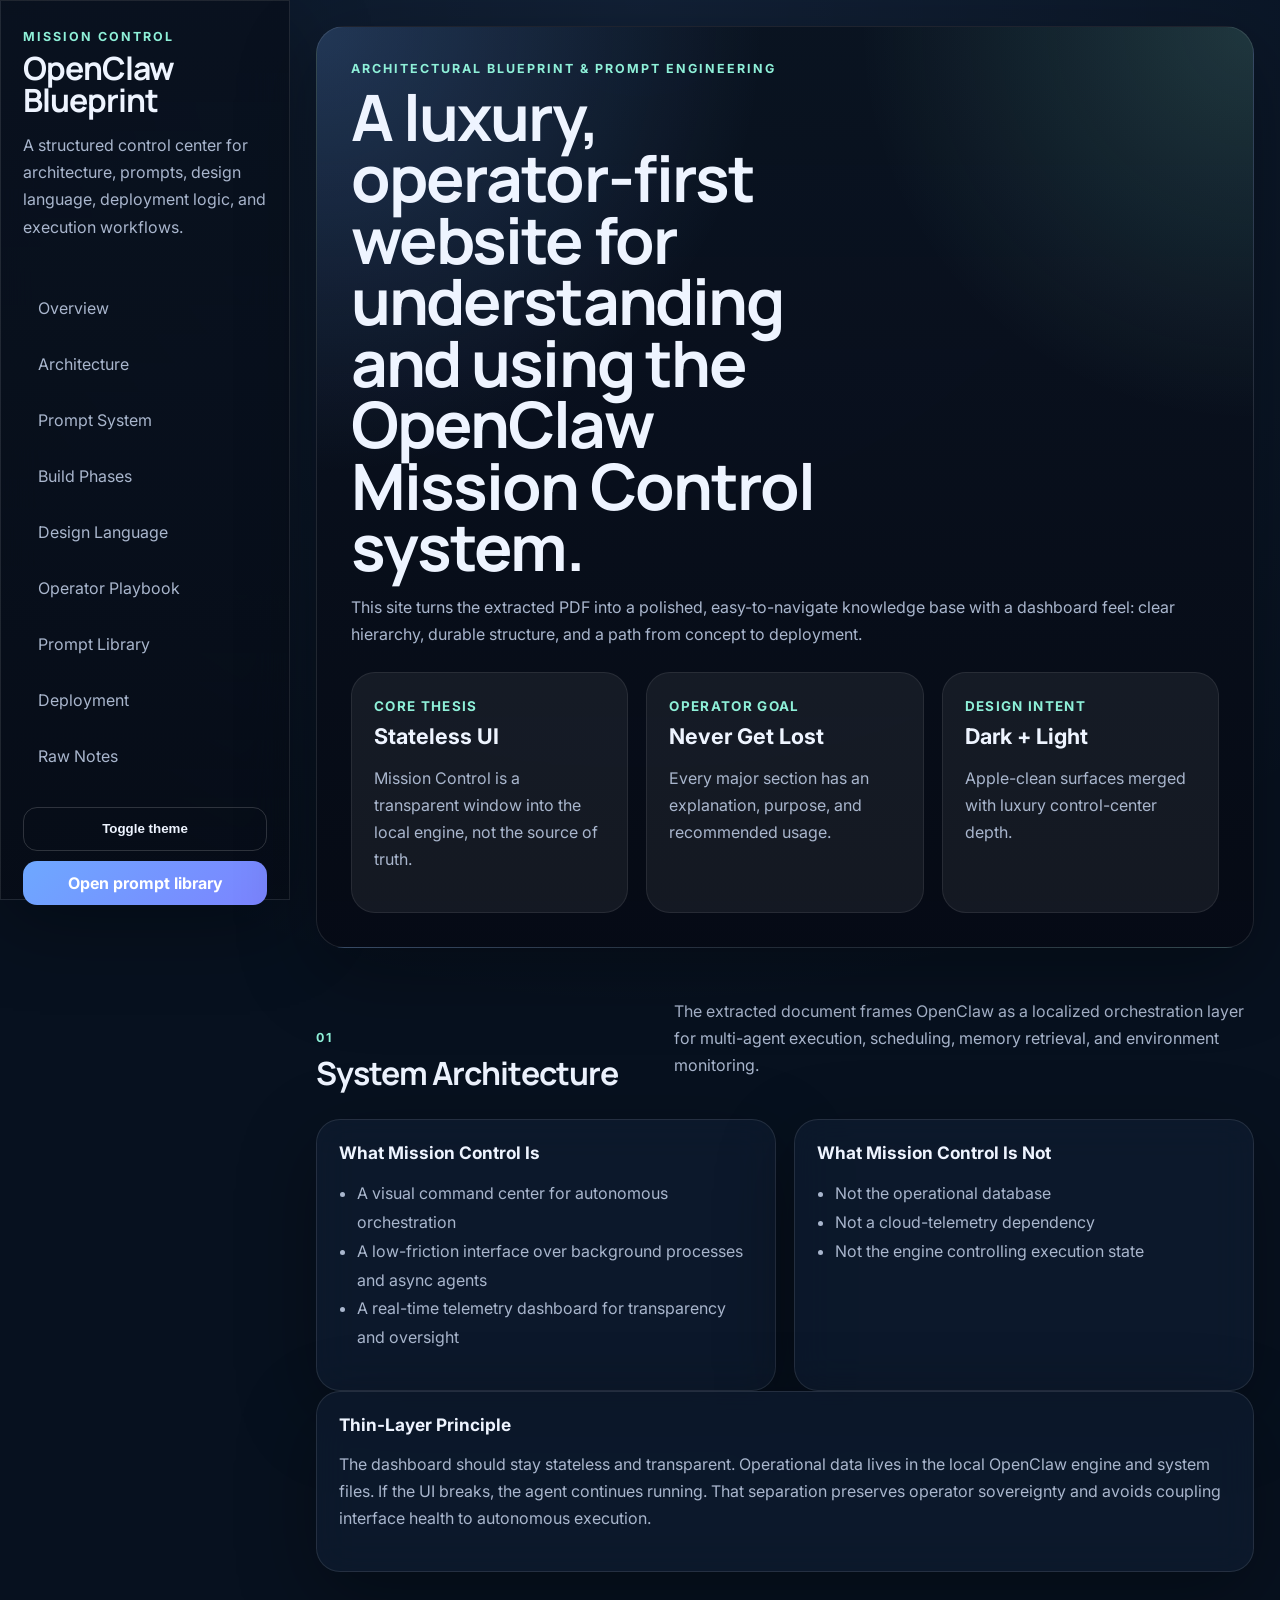
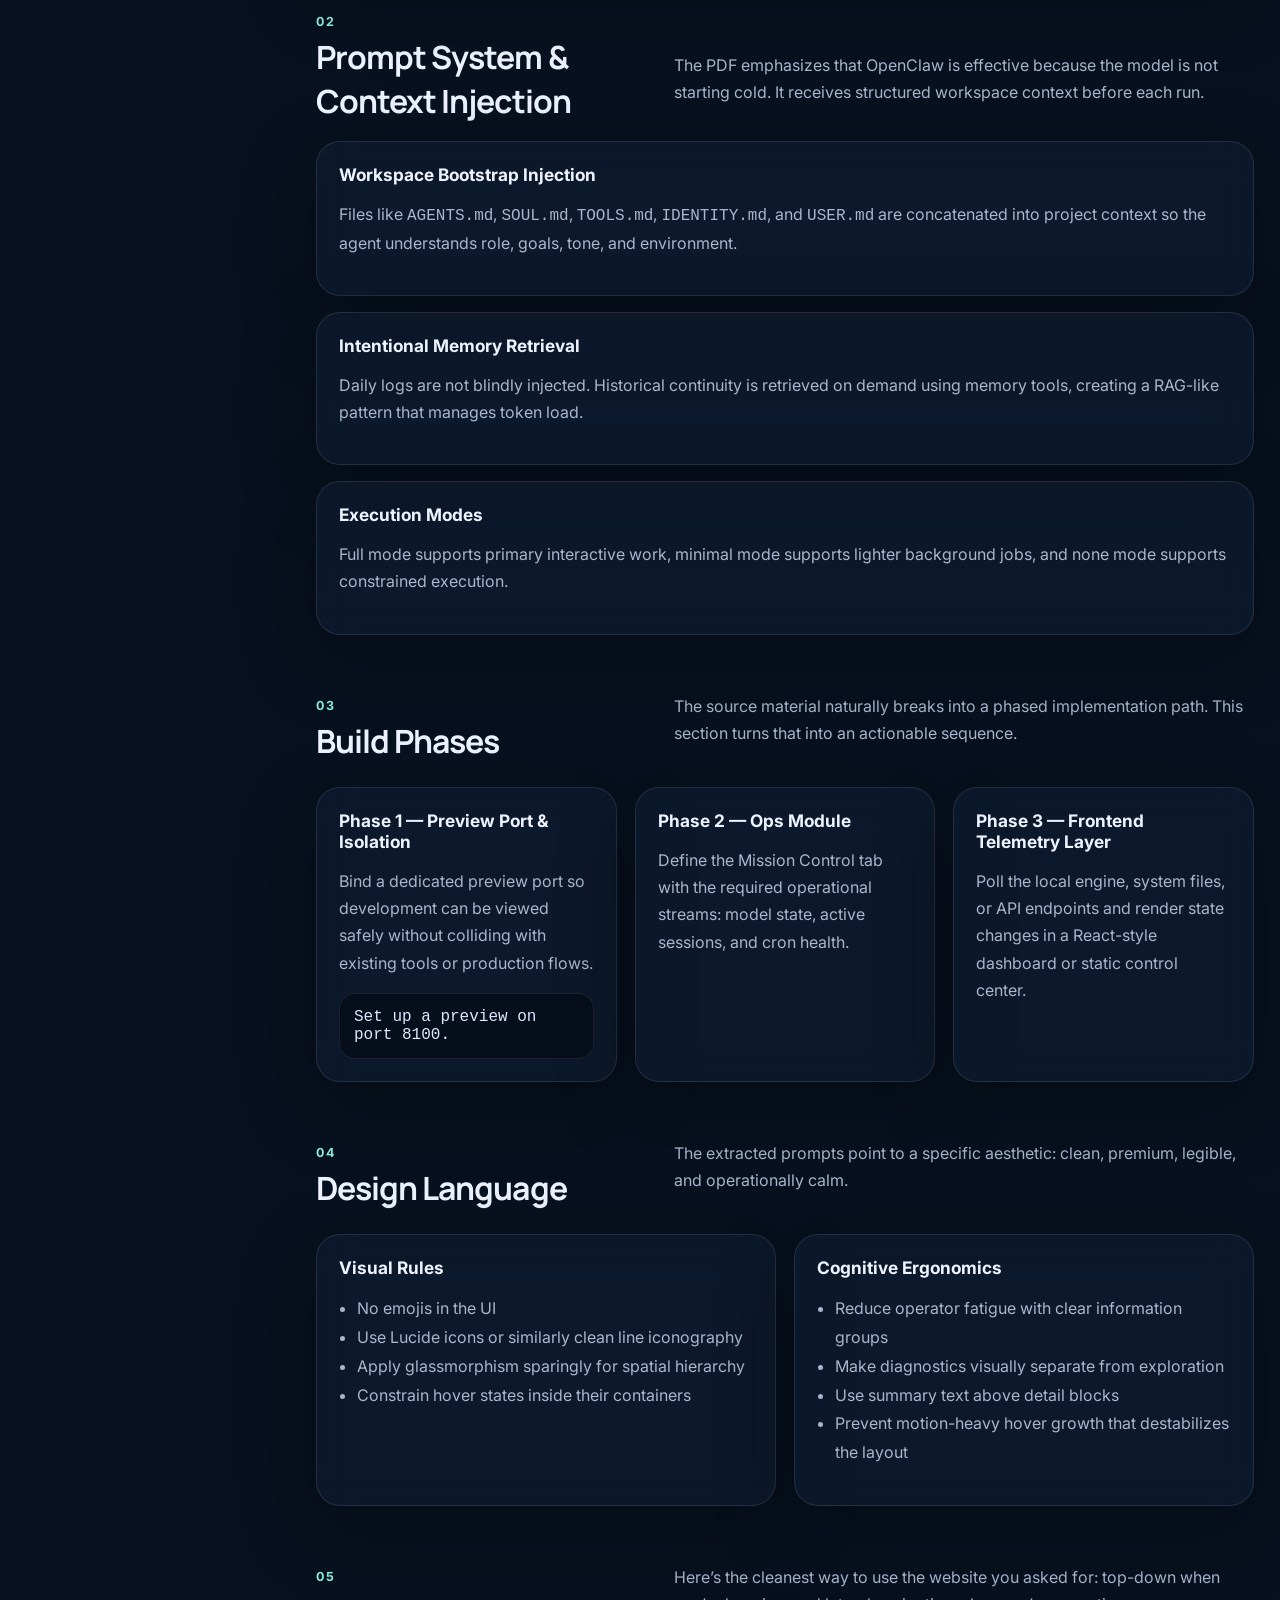
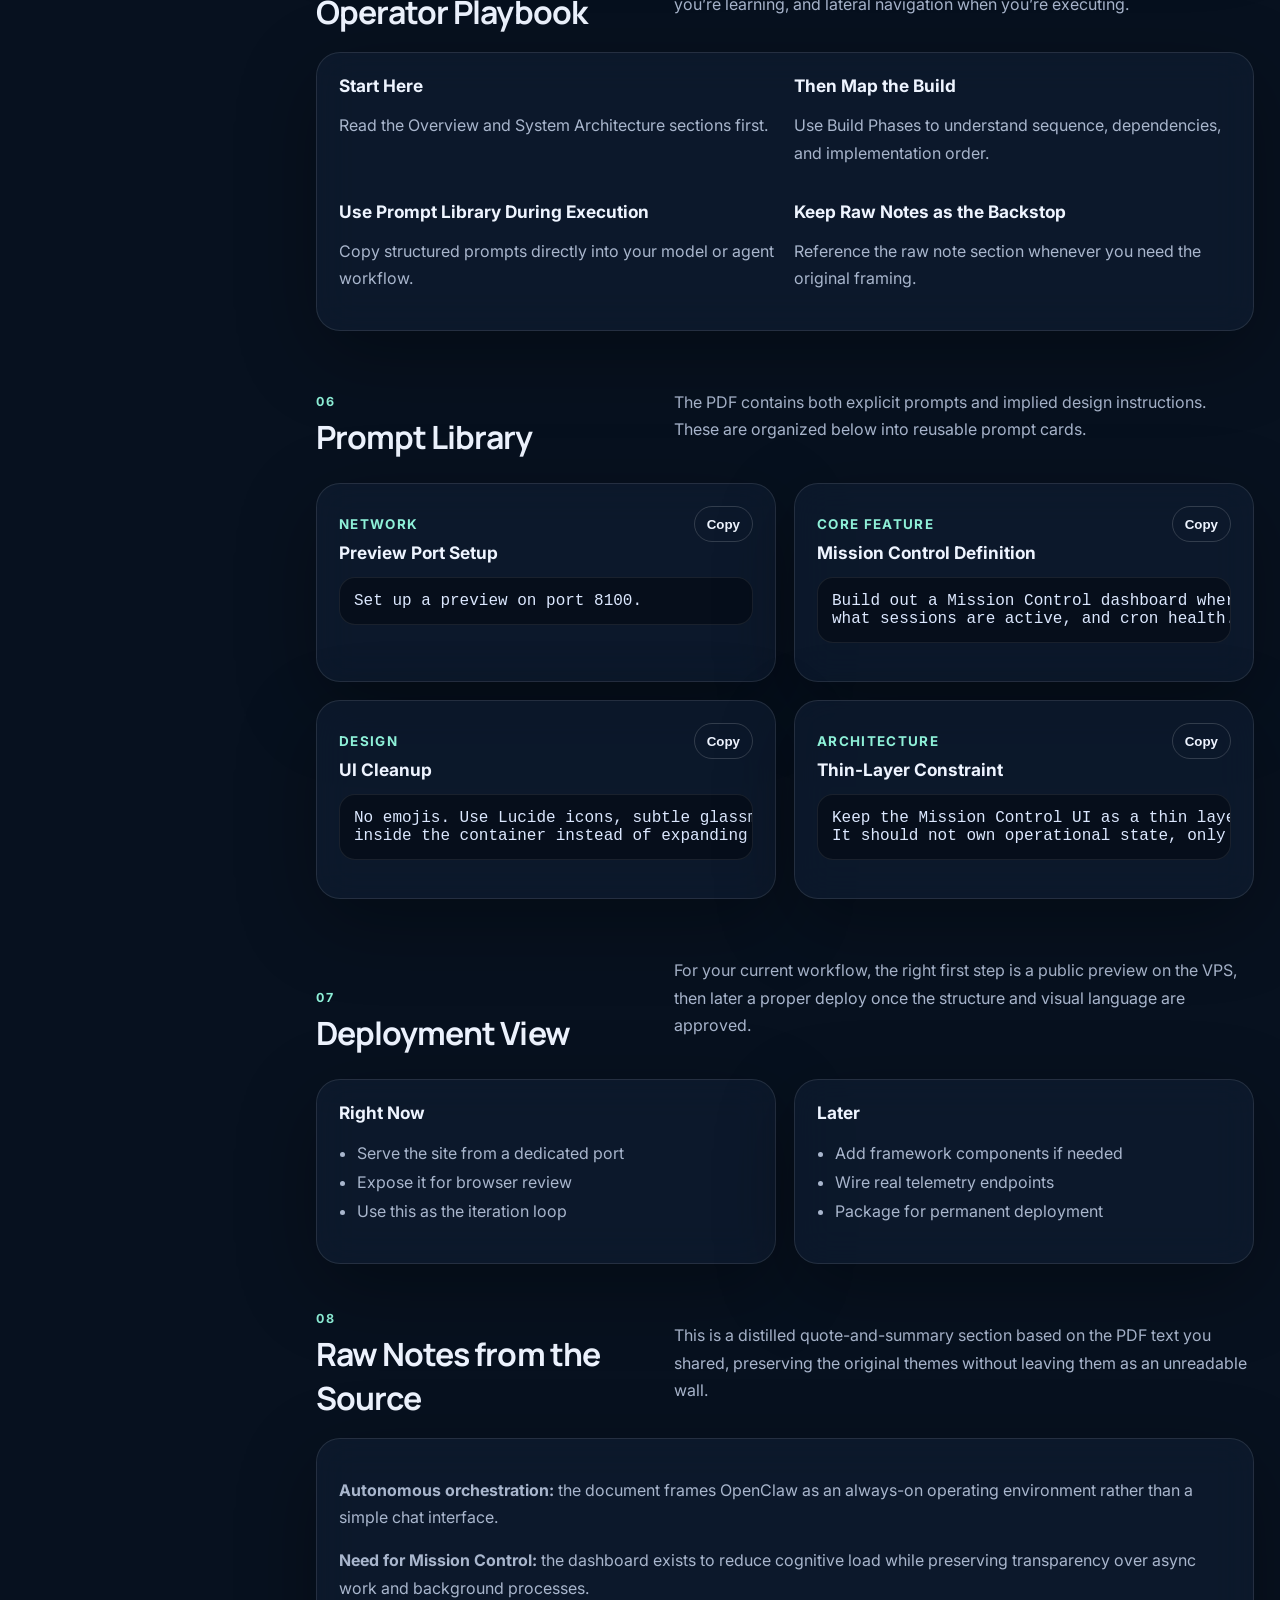
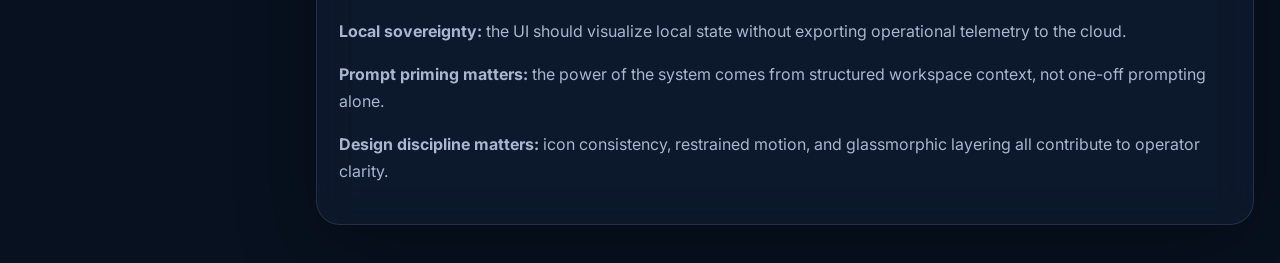
<file: agents/provisioning-architect/projects/mission-control-site/index.html>
<!doctype html>
<html lang="en" data-theme="dark">
  <head>
    <meta charset="UTF-8" />
    <meta name="viewport" content="width=device-width, initial-scale=1.0" />
    <title>OpenClaw Mission Control Blueprint</title>
    <meta
      name="description"
      content="A luxury dark/light knowledge-base and mission control website built from extracted research on OpenClaw Mission Control architecture and prompt engineering."
    />
    <link rel="preconnect" href="https://fonts.googleapis.com" />
    <link rel="preconnect" href="https://fonts.gstatic.com" crossorigin />
    <link
      href="https://fonts.googleapis.com/css2?family=Inter:wght@400;500;600;700;800&family=Manrope:wght@500;700;800&display=swap"
      rel="stylesheet"
    />
    <link rel="stylesheet" href="./styles.css" />
  </head>
  <body>
    <div class="app-shell">
      <aside class="sidebar glass">
        <div>
          <div class="eyebrow">Mission Control</div>
          <h1>OpenClaw Blueprint</h1>
          <p class="sidebar-copy">
            A structured control center for architecture, prompts, design language,
            deployment logic, and execution workflows.
          </p>
        </div>

        <nav class="nav" aria-label="Primary">
          <a href="#overview">Overview</a>
          <a href="#architecture">Architecture</a>
          <a href="#prompt-system">Prompt System</a>
          <a href="#build-phases">Build Phases</a>
          <a href="#design-language">Design Language</a>
          <a href="#operator-playbook">Operator Playbook</a>
          <a href="#prompt-library">Prompt Library</a>
          <a href="#deployment">Deployment</a>
          <a href="#raw-notes">Raw Notes</a>
        </nav>

        <div class="sidebar-actions">
          <button id="themeToggle" class="button secondary" type="button">Toggle theme</button>
          <a class="button" href="#prompt-library">Open prompt library</a>
        </div>
      </aside>

      <main class="content">
        <header class="hero glass" id="overview">
          <div>
            <div class="eyebrow">Architectural Blueprint & Prompt Engineering</div>
            <h2>
              A luxury, operator-first website for understanding and using the
              OpenClaw Mission Control system.
            </h2>
            <p class="lead">
              This site turns the extracted PDF into a polished, easy-to-navigate
              knowledge base with a dashboard feel: clear hierarchy, durable structure,
              and a path from concept to deployment.
            </p>
          </div>
          <div class="hero-grid">
            <article class="metric-card">
              <span>Core Thesis</span>
              <strong>Stateless UI</strong>
              <p>Mission Control is a transparent window into the local engine, not the source of truth.</p>
            </article>
            <article class="metric-card">
              <span>Operator Goal</span>
              <strong>Never Get Lost</strong>
              <p>Every major section has an explanation, purpose, and recommended usage.</p>
            </article>
            <article class="metric-card">
              <span>Design Intent</span>
              <strong>Dark + Light</strong>
              <p>Apple-clean surfaces merged with luxury control-center depth.</p>
            </article>
          </div>
        </header>

        <section class="section" id="architecture">
          <div class="section-heading">
            <div>
              <div class="eyebrow">01</div>
              <h3>System Architecture</h3>
            </div>
            <p>
              The extracted document frames OpenClaw as a localized orchestration layer
              for multi-agent execution, scheduling, memory retrieval, and environment
              monitoring.
            </p>
          </div>
          <div class="card-grid two-up">
            <article class="card glass">
              <h4>What Mission Control Is</h4>
              <ul>
                <li>A visual command center for autonomous orchestration</li>
                <li>A low-friction interface over background processes and async agents</li>
                <li>A real-time telemetry dashboard for transparency and oversight</li>
              </ul>
            </article>
            <article class="card glass">
              <h4>What Mission Control Is Not</h4>
              <ul>
                <li>Not the operational database</li>
                <li>Not a cloud-telemetry dependency</li>
                <li>Not the engine controlling execution state</li>
              </ul>
            </article>
          </div>
          <article class="spotlight glass">
            <h4>Thin-Layer Principle</h4>
            <p>
              The dashboard should stay stateless and transparent. Operational data lives
              in the local OpenClaw engine and system files. If the UI breaks, the agent
              continues running. That separation preserves operator sovereignty and avoids
              coupling interface health to autonomous execution.
            </p>
          </article>
        </section>

        <section class="section" id="prompt-system">
          <div class="section-heading">
            <div>
              <div class="eyebrow">02</div>
              <h3>Prompt System & Context Injection</h3>
            </div>
            <p>
              The PDF emphasizes that OpenClaw is effective because the model is not
              starting cold. It receives structured workspace context before each run.
            </p>
          </div>
          <div class="timeline">
            <article class="timeline-item glass">
              <h4>Workspace Bootstrap Injection</h4>
              <p>
                Files like <code>AGENTS.md</code>, <code>SOUL.md</code>, <code>TOOLS.md</code>,
                <code>IDENTITY.md</code>, and <code>USER.md</code> are concatenated into project
                context so the agent understands role, goals, tone, and environment.
              </p>
            </article>
            <article class="timeline-item glass">
              <h4>Intentional Memory Retrieval</h4>
              <p>
                Daily logs are not blindly injected. Historical continuity is retrieved on
                demand using memory tools, creating a RAG-like pattern that manages token load.
              </p>
            </article>
            <article class="timeline-item glass">
              <h4>Execution Modes</h4>
              <p>
                Full mode supports primary interactive work, minimal mode supports lighter
                background jobs, and none mode supports constrained execution.
              </p>
            </article>
          </div>
        </section>

        <section class="section" id="build-phases">
          <div class="section-heading">
            <div>
              <div class="eyebrow">03</div>
              <h3>Build Phases</h3>
            </div>
            <p>
              The source material naturally breaks into a phased implementation path.
              This section turns that into an actionable sequence.
            </p>
          </div>
          <div class="card-grid three-up">
            <article class="card glass">
              <h4>Phase 1 — Preview Port & Isolation</h4>
              <p>
                Bind a dedicated preview port so development can be viewed safely without
                colliding with existing tools or production flows.
              </p>
              <code class="inline-code">Set up a preview on port 8100.</code>
            </article>
            <article class="card glass">
              <h4>Phase 2 — Ops Module</h4>
              <p>
                Define the Mission Control tab with the required operational streams:
                model state, active sessions, and cron health.
              </p>
            </article>
            <article class="card glass">
              <h4>Phase 3 — Frontend Telemetry Layer</h4>
              <p>
                Poll the local engine, system files, or API endpoints and render state
                changes in a React-style dashboard or static control center.
              </p>
            </article>
          </div>
        </section>

        <section class="section" id="design-language">
          <div class="section-heading">
            <div>
              <div class="eyebrow">04</div>
              <h3>Design Language</h3>
            </div>
            <p>
              The extracted prompts point to a specific aesthetic: clean, premium, legible,
              and operationally calm.
            </p>
          </div>
          <div class="card-grid two-up">
            <article class="card glass">
              <h4>Visual Rules</h4>
              <ul>
                <li>No emojis in the UI</li>
                <li>Use Lucide icons or similarly clean line iconography</li>
                <li>Apply glassmorphism sparingly for spatial hierarchy</li>
                <li>Constrain hover states inside their containers</li>
              </ul>
            </article>
            <article class="card glass">
              <h4>Cognitive Ergonomics</h4>
              <ul>
                <li>Reduce operator fatigue with clear information groups</li>
                <li>Make diagnostics visually separate from exploration</li>
                <li>Use summary text above detail blocks</li>
                <li>Prevent motion-heavy hover growth that destabilizes the layout</li>
              </ul>
            </article>
          </div>
        </section>

        <section class="section" id="operator-playbook">
          <div class="section-heading">
            <div>
              <div class="eyebrow">05</div>
              <h3>Operator Playbook</h3>
            </div>
            <p>
              Here’s the cleanest way to use the website you asked for: top-down when you’re
              learning, and lateral navigation when you’re executing.
            </p>
          </div>
          <div class="playbook glass">
            <div>
              <h4>Start Here</h4>
              <p>Read the Overview and System Architecture sections first.</p>
            </div>
            <div>
              <h4>Then Map the Build</h4>
              <p>Use Build Phases to understand sequence, dependencies, and implementation order.</p>
            </div>
            <div>
              <h4>Use Prompt Library During Execution</h4>
              <p>Copy structured prompts directly into your model or agent workflow.</p>
            </div>
            <div>
              <h4>Keep Raw Notes as the Backstop</h4>
              <p>Reference the raw note section whenever you need the original framing.</p>
            </div>
          </div>
        </section>

        <section class="section" id="prompt-library">
          <div class="section-heading">
            <div>
              <div class="eyebrow">06</div>
              <h3>Prompt Library</h3>
            </div>
            <p>
              The PDF contains both explicit prompts and implied design instructions. These
              are organized below into reusable prompt cards.
            </p>
          </div>
          <div class="prompt-grid">
            <article class="prompt-card glass">
              <div class="prompt-meta"><span>Network</span><button class="copy-btn" data-copy="Set up a preview on port 8100.">Copy</button></div>
              <h4>Preview Port Setup</h4>
              <pre>Set up a preview on port 8100.</pre>
            </article>
            <article class="prompt-card glass">
              <div class="prompt-meta"><span>Core Feature</span><button class="copy-btn" data-copy="Build out a Mission Control dashboard where I can see what model we’re using, what sessions are active, and cron health. Keep it clean, premium, and easy to scan.">Copy</button></div>
              <h4>Mission Control Definition</h4>
              <pre>Build out a Mission Control dashboard where I can see what model we’re using,
what sessions are active, and cron health. Keep it clean, premium, and easy to scan.</pre>
            </article>
            <article class="prompt-card glass">
              <div class="prompt-meta"><span>Design</span><button class="copy-btn" data-copy="No emojis. Use Lucide icons, subtle glassmorphic effects, and keep hover outlines inside the container instead of expanding beyond it.">Copy</button></div>
              <h4>UI Cleanup</h4>
              <pre>No emojis. Use Lucide icons, subtle glassmorphic effects, and keep hover outlines
inside the container instead of expanding beyond it.</pre>
            </article>
            <article class="prompt-card glass">
              <div class="prompt-meta"><span>Architecture</span><button class="copy-btn" data-copy="Keep the Mission Control UI as a thin layer over the local OpenClaw engine. It should not own operational state, only reflect it clearly and safely.">Copy</button></div>
              <h4>Thin-Layer Constraint</h4>
              <pre>Keep the Mission Control UI as a thin layer over the local OpenClaw engine.
It should not own operational state, only reflect it clearly and safely.</pre>
            </article>
          </div>
        </section>

        <section class="section" id="deployment">
          <div class="section-heading">
            <div>
              <div class="eyebrow">07</div>
              <h3>Deployment View</h3>
            </div>
            <p>
              For your current workflow, the right first step is a public preview on the VPS,
              then later a proper deploy once the structure and visual language are approved.
            </p>
          </div>
          <div class="card-grid two-up">
            <article class="card glass">
              <h4>Right Now</h4>
              <ul>
                <li>Serve the site from a dedicated port</li>
                <li>Expose it for browser review</li>
                <li>Use this as the iteration loop</li>
              </ul>
            </article>
            <article class="card glass">
              <h4>Later</h4>
              <ul>
                <li>Add framework components if needed</li>
                <li>Wire real telemetry endpoints</li>
                <li>Package for permanent deployment</li>
              </ul>
            </article>
          </div>
        </section>

        <section class="section" id="raw-notes">
          <div class="section-heading">
            <div>
              <div class="eyebrow">08</div>
              <h3>Raw Notes from the Source</h3>
            </div>
            <p>
              This is a distilled quote-and-summary section based on the PDF text you shared,
              preserving the original themes without leaving them as an unreadable wall.
            </p>
          </div>
          <article class="raw-notes glass">
            <p><strong>Autonomous orchestration:</strong> the document frames OpenClaw as an always-on operating environment rather than a simple chat interface.</p>
            <p><strong>Need for Mission Control:</strong> the dashboard exists to reduce cognitive load while preserving transparency over async work and background processes.</p>
            <p><strong>Local sovereignty:</strong> the UI should visualize local state without exporting operational telemetry to the cloud.</p>
            <p><strong>Prompt priming matters:</strong> the power of the system comes from structured workspace context, not one-off prompting alone.</p>
            <p><strong>Design discipline matters:</strong> icon consistency, restrained motion, and glassmorphic layering all contribute to operator clarity.</p>
          </article>
        </section>
      </main>
    </div>

    <div id="toast" class="toast" aria-live="polite"></div>
    <script src="./script.js"></script>
  </body>
</html>
</file>
<file: agents/provisioning-architect/projects/mission-control-site/styles.css>
:root {
  --bg: #07111f;
  --bg-elevated: rgba(11, 23, 40, 0.72);
  --bg-card: rgba(16, 29, 49, 0.68);
  --surface-border: rgba(255, 255, 255, 0.1);
  --surface-border-strong: rgba(255, 255, 255, 0.16);
  --text: #eef4ff;
  --muted: #a9b6cd;
  --accent: #6ea8ff;
  --accent-2: #8ef0d8;
  --shadow: 0 24px 80px rgba(0, 0, 0, 0.32);
  --hero-gradient: radial-gradient(circle at top left, rgba(110, 168, 255, 0.24), transparent 34%),
    radial-gradient(circle at top right, rgba(142, 240, 216, 0.16), transparent 30%),
    linear-gradient(180deg, rgba(10, 19, 33, 0.96), rgba(5, 10, 20, 0.92));
}

html[data-theme='light'] {
  --bg: #f3f6fb;
  --bg-elevated: rgba(255, 255, 255, 0.8);
  --bg-card: rgba(255, 255, 255, 0.88);
  --surface-border: rgba(10, 22, 40, 0.08);
  --surface-border-strong: rgba(10, 22, 40, 0.12);
  --text: #132033;
  --muted: #5b6b83;
  --accent: #285cda;
  --accent-2: #12806d;
  --shadow: 0 18px 60px rgba(36, 53, 84, 0.12);
  --hero-gradient: radial-gradient(circle at top left, rgba(40, 92, 218, 0.12), transparent 34%),
    radial-gradient(circle at top right, rgba(18, 128, 109, 0.08), transparent 30%),
    linear-gradient(180deg, rgba(255, 255, 255, 0.9), rgba(243, 246, 251, 0.94));
}

* { box-sizing: border-box; }
html { scroll-behavior: smooth; }
body {
  margin: 0;
  font-family: 'Inter', system-ui, sans-serif;
  background: var(--bg);
  color: var(--text);
  background-image: radial-gradient(circle at top, rgba(110, 168, 255, 0.1), transparent 20%);
}

a { color: inherit; text-decoration: none; }
code, pre { font-family: ui-monospace, SFMono-Regular, Menlo, Monaco, Consolas, monospace; }

.app-shell {
  display: grid;
  grid-template-columns: 290px minmax(0, 1fr);
  min-height: 100vh;
}

.glass {
  background: var(--bg-card);
  backdrop-filter: blur(18px);
  -webkit-backdrop-filter: blur(18px);
  border: 1px solid var(--surface-border);
  box-shadow: var(--shadow);
}

.sidebar {
  position: sticky;
  top: 0;
  height: 100vh;
  padding: 28px 22px;
  display: flex;
  flex-direction: column;
  justify-content: space-between;
  border-right: 1px solid var(--surface-border);
  background: linear-gradient(180deg, rgba(9, 17, 30, 0.9), rgba(7, 12, 22, 0.78));
}
html[data-theme='light'] .sidebar {
  background: linear-gradient(180deg, rgba(255, 255, 255, 0.86), rgba(247, 249, 253, 0.74));
}

.sidebar h1,
.hero h2,
.section-heading h3 {
  font-family: 'Manrope', 'Inter', sans-serif;
  letter-spacing: -0.03em;
}

.sidebar h1 {
  margin: 8px 0 10px;
  font-size: 2rem;
  line-height: 1;
}

.sidebar-copy,
.lead,
.section-heading p,
.card p,
.spotlight p,
.timeline-item p,
.playbook p,
.raw-notes p,
.metric-card p {
  color: var(--muted);
  line-height: 1.7;
}

.eyebrow {
  color: var(--accent-2);
  font-size: 0.78rem;
  font-weight: 700;
  letter-spacing: 0.16em;
  text-transform: uppercase;
}

.nav {
  display: grid;
  gap: 10px;
  margin: 28px 0;
}

.nav a {
  padding: 12px 14px;
  border-radius: 14px;
  border: 1px solid transparent;
  color: var(--muted);
  transition: 180ms ease;
}

.nav a:hover,
.nav a:focus-visible {
  color: var(--text);
  border-color: var(--surface-border-strong);
  background: rgba(255, 255, 255, 0.04);
  outline: none;
}

.sidebar-actions {
  display: grid;
  gap: 10px;
}

.button {
  display: inline-flex;
  justify-content: center;
  align-items: center;
  min-height: 44px;
  padding: 0 14px;
  border-radius: 14px;
  background: linear-gradient(135deg, var(--accent), #7b84ff);
  color: white;
  font-weight: 700;
  border: 0;
  cursor: pointer;
}

.button.secondary {
  color: var(--text);
  background: transparent;
  border: 1px solid var(--surface-border-strong);
}

.content {
  padding: 26px;
}

.hero {
  padding: 34px;
  border-radius: 28px;
  background-image: var(--hero-gradient);
}

.hero h2 {
  margin: 10px 0 14px;
  max-width: 12ch;
  font-size: clamp(2.3rem, 5vw, 4.6rem);
  line-height: 0.96;
}

.hero-grid,
.card-grid,
.prompt-grid {
  display: grid;
  gap: 18px;
  margin-top: 24px;
}

.hero-grid { grid-template-columns: repeat(3, minmax(0, 1fr)); }
.two-up { grid-template-columns: repeat(2, minmax(0, 1fr)); }
.three-up { grid-template-columns: repeat(3, minmax(0, 1fr)); }
.prompt-grid { grid-template-columns: repeat(2, minmax(0, 1fr)); }

.metric-card,
.card,
.prompt-card,
.timeline-item,
.spotlight,
.playbook,
.raw-notes {
  border-radius: 24px;
  padding: 22px;
}

.metric-card {
  background: rgba(255, 255, 255, 0.06);
  border: 1px solid rgba(255, 255, 255, 0.08);
}
html[data-theme='light'] .metric-card {
  background: rgba(255, 255, 255, 0.72);
  border-color: rgba(17, 25, 40, 0.08);
}
.metric-card span,
.prompt-meta span {
  color: var(--accent-2);
  font-size: 0.84rem;
  font-weight: 700;
  text-transform: uppercase;
  letter-spacing: 0.1em;
}
.metric-card strong {
  display: block;
  margin-top: 8px;
  font-size: 1.35rem;
}

.section { padding: 34px 0 8px; }
.section-heading {
  display: flex;
  justify-content: space-between;
  gap: 22px;
  align-items: end;
  margin-bottom: 18px;
}
.section-heading h3 {
  margin: 6px 0 0;
  font-size: 2rem;
}
.section-heading p { max-width: 58ch; }

.card h4,
.spotlight h4,
.timeline-item h4,
.playbook h4,
.prompt-card h4,
.raw-notes h4 {
  margin-top: 0;
  margin-bottom: 12px;
  font-size: 1.08rem;
}

ul {
  padding-left: 18px;
  color: var(--muted);
  line-height: 1.8;
}

.timeline {
  display: grid;
  gap: 16px;
}

.playbook {
  display: grid;
  grid-template-columns: repeat(2, minmax(0, 1fr));
  gap: 18px;
}

.inline-code,
pre {
  display: block;
  margin-top: 14px;
  padding: 14px;
  border-radius: 16px;
  overflow-x: auto;
  background: rgba(6, 11, 20, 0.66);
  border: 1px solid rgba(255, 255, 255, 0.08);
  color: #dce8ff;
}
html[data-theme='light'] .inline-code,
html[data-theme='light'] pre {
  background: #edf2fb;
  color: #132033;
  border-color: rgba(17, 25, 40, 0.08);
}

.prompt-meta {
  display: flex;
  justify-content: space-between;
  align-items: center;
  gap: 12px;
}

.copy-btn {
  min-height: 36px;
  padding: 0 12px;
  border-radius: 999px;
  border: 1px solid var(--surface-border-strong);
  background: transparent;
  color: var(--text);
  cursor: pointer;
  font-weight: 700;
}

.toast {
  position: fixed;
  right: 18px;
  bottom: 18px;
  padding: 12px 16px;
  border-radius: 999px;
  background: rgba(18, 29, 48, 0.92);
  color: white;
  border: 1px solid rgba(255, 255, 255, 0.12);
  transform: translateY(20px);
  opacity: 0;
  pointer-events: none;
  transition: 180ms ease;
}
.toast.show {
  transform: translateY(0);
  opacity: 1;
}

@media (max-width: 1100px) {
  .app-shell { grid-template-columns: 1fr; }
  .sidebar {
    position: relative;
    height: auto;
    border-right: 0;
    border-bottom: 1px solid var(--surface-border);
  }
  .hero-grid,
  .two-up,
  .three-up,
  .prompt-grid,
  .playbook { grid-template-columns: 1fr; }
  .section-heading {
    flex-direction: column;
    align-items: start;
  }
}

@media (max-width: 720px) {
  .content { padding: 16px; }
  .hero { padding: 24px; border-radius: 24px; }
  .hero h2 { max-width: none; }
  .metric-card,
  .card,
  .prompt-card,
  .timeline-item,
  .spotlight,
  .playbook,
  .raw-notes { padding: 18px; }
}
</file>
